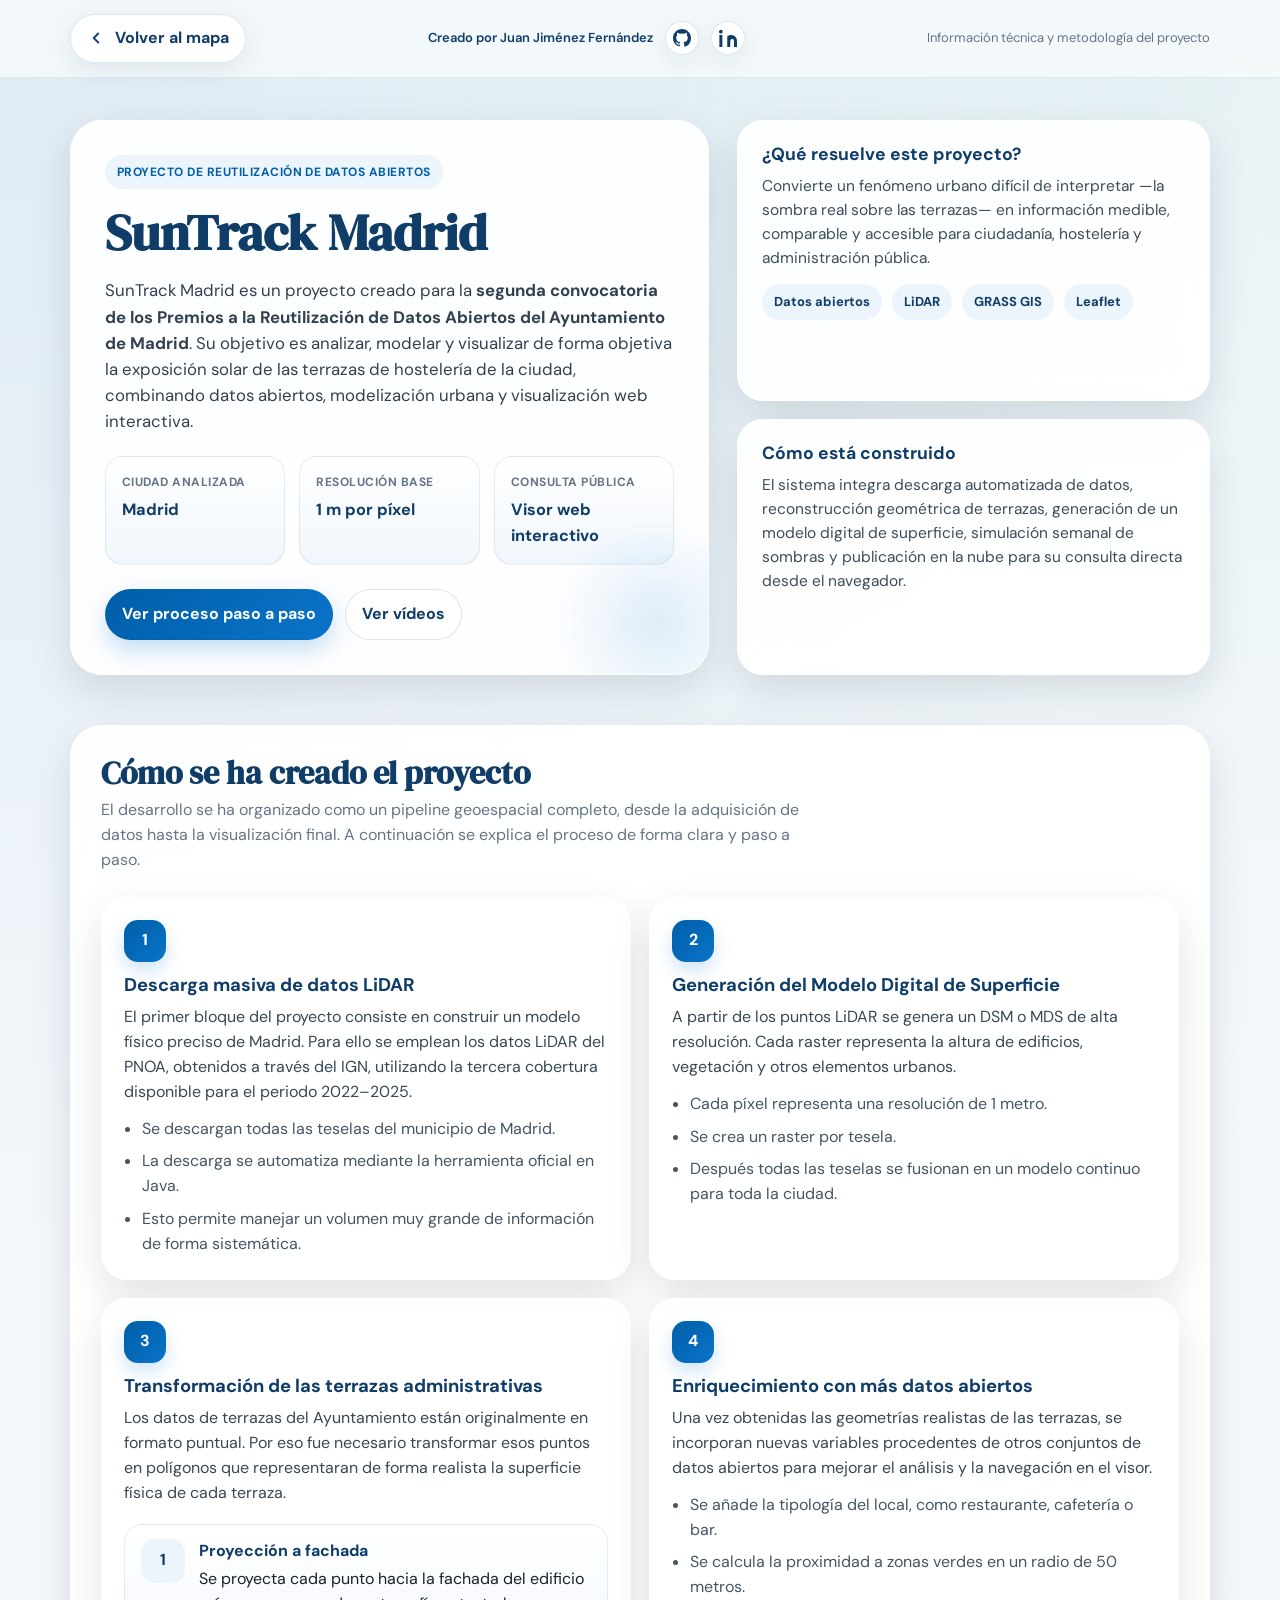
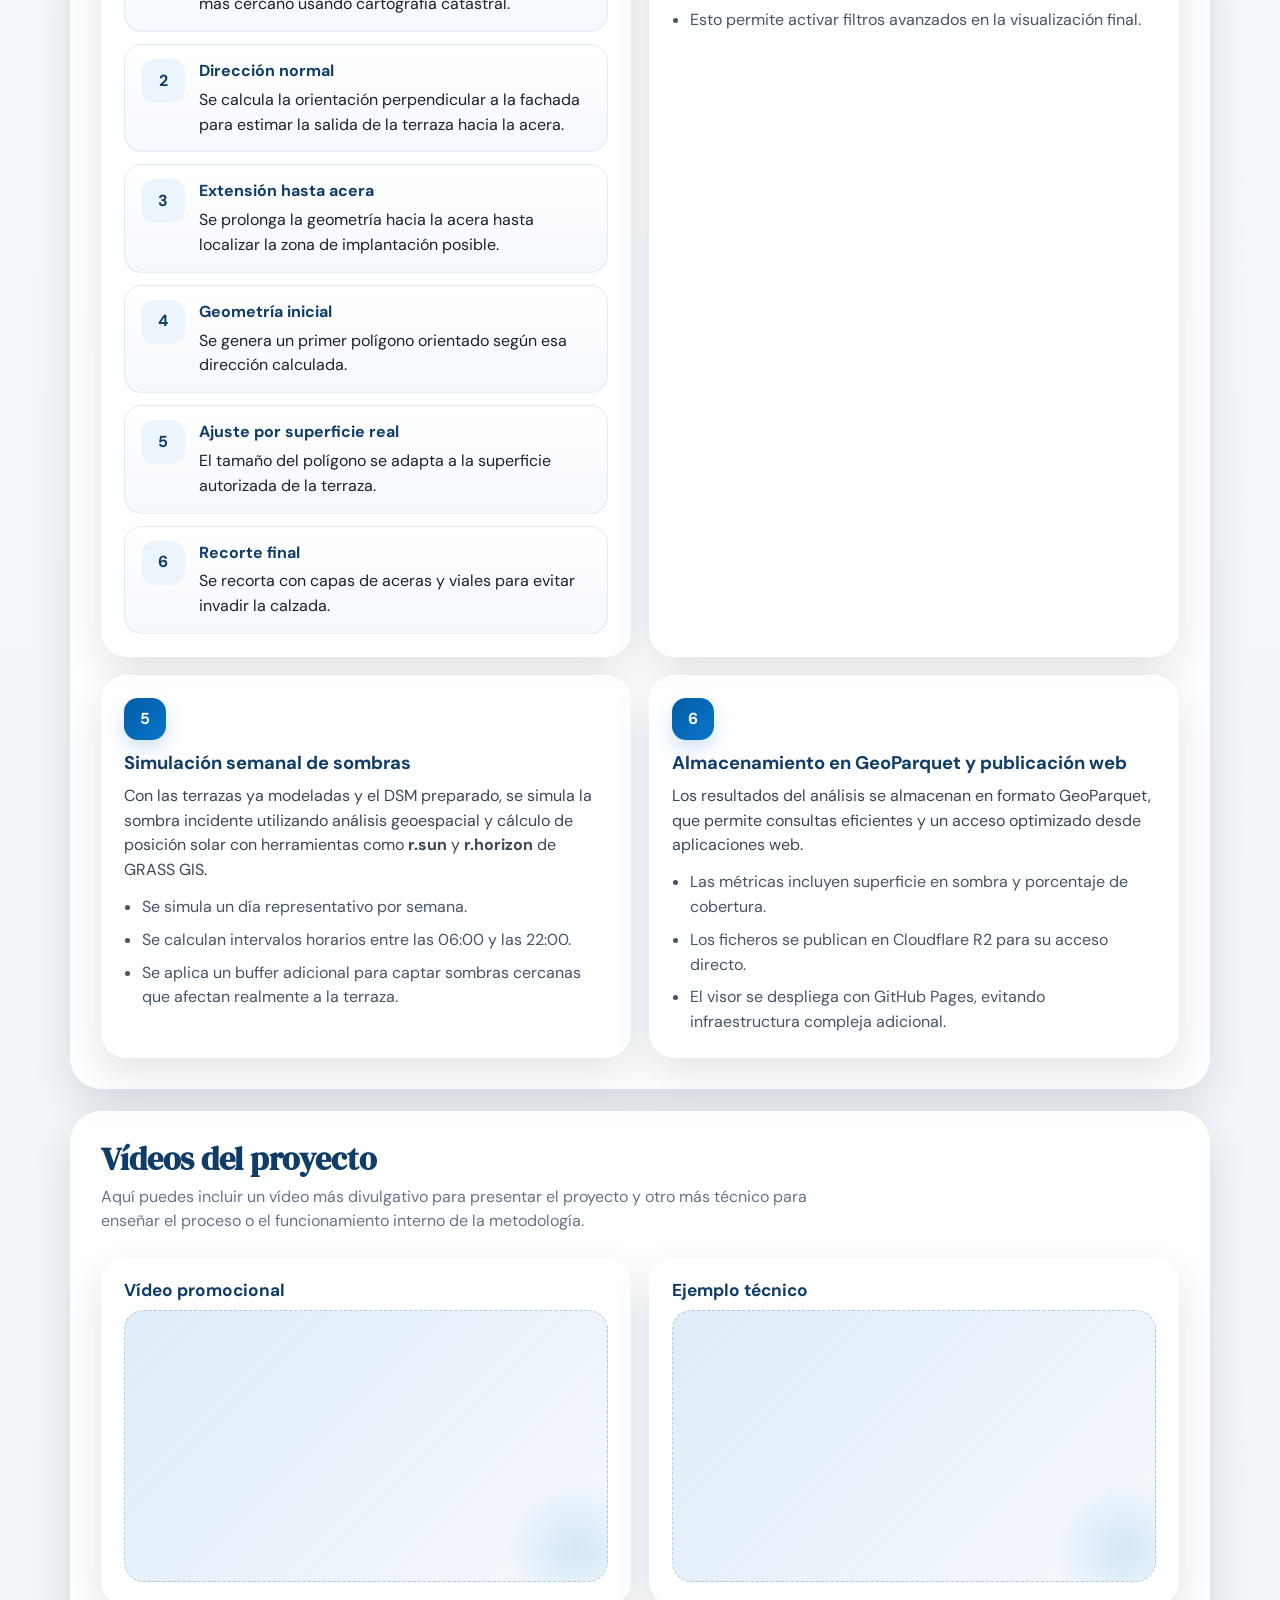
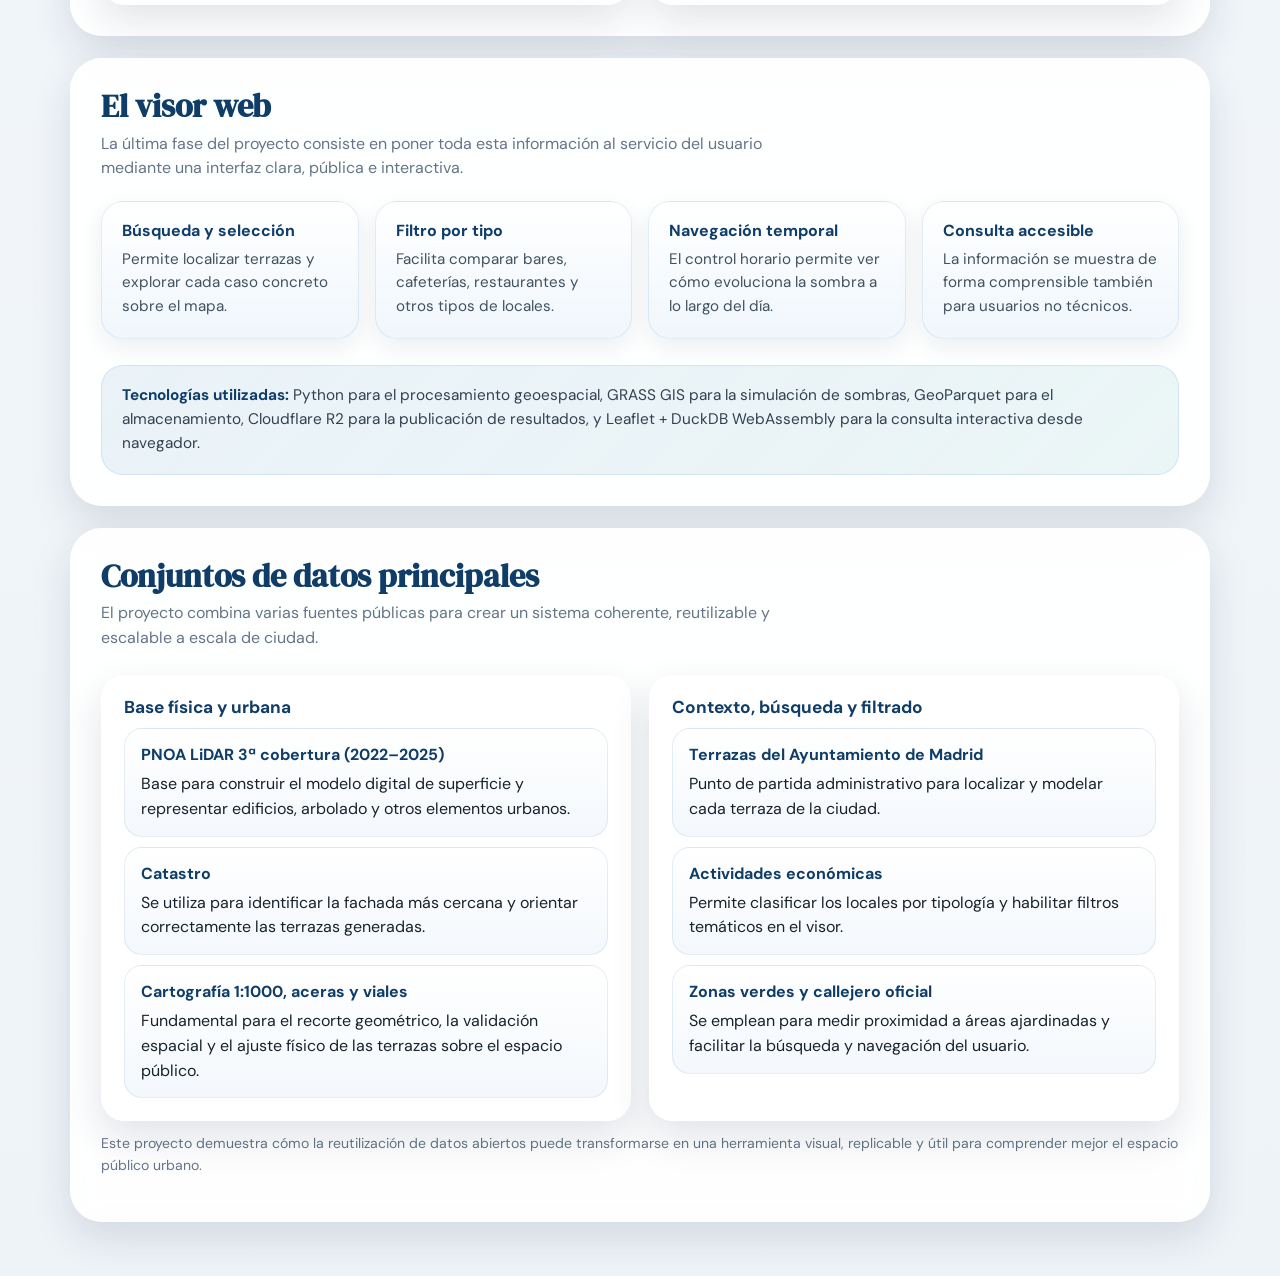
<file: Infoterrazas.html>
<!DOCTYPE html>
<html lang="es">
<head>
  <meta charset="UTF-8" />
  <meta name="viewport" content="width=device-width, initial-scale=1.0" />
  <title>SunTrack Madrid · Información del proyecto</title>
  <link rel="preconnect" href="https://fonts.googleapis.com">
  <link rel="preconnect" href="https://fonts.gstatic.com" crossorigin>
  <link href="https://fonts.googleapis.com/css2?family=DM+Sans:wght@400;500;700&family=DM+Serif+Display:ital@0;1&display=swap" rel="stylesheet">

  <style>
    :root {
      --bg: #eef3f8;
      --panel: rgba(255,255,255,0.92);
      --text: #18222d;
      --muted: #657587;
      --brand: #005ea8;
      --brand-2: #0a74c9;
      --brand-dark: #0f3d68;
      --line: rgba(15,61,104,0.12);
      --shadow-sm: 0 8px 24px rgba(15, 36, 61, 0.08);
      --shadow-md: 0 16px 40px rgba(15, 36, 61, 0.12);
      --radius-sm: 16px;
      --radius-md: 24px;
      --radius-lg: 32px;
      --maxw: 1180px;
      --font-display: 'DM Serif Display', serif;
      --font-body: 'DM Sans', sans-serif;
    }

    * { box-sizing: border-box; }

    html {
      scroll-behavior: smooth;
    }

    body {
      margin: 0;
      font-family: var(--font-body);
      color: var(--text);
      background:
        radial-gradient(circle at top left, rgba(0,94,168,0.10), transparent 28%),
        radial-gradient(circle at top right, rgba(95,176,183,0.10), transparent 25%),
        linear-gradient(180deg, #f7fafc 0%, #eef3f8 100%);
      line-height: 1.55;
    }

    a { color: inherit; text-decoration: none; }

    .topbar {
      position: sticky;
      top: 0;
      z-index: 50;
      backdrop-filter: blur(12px);
      background: rgba(247,250,252,0.8);
      border-bottom: 1px solid rgba(15,61,104,0.08);
    }

    .topbar-inner {
      max-width: var(--maxw);
      margin: 0 auto;
      padding: 14px 20px;
      display: flex;
      align-items: center;
      justify-content: space-between;
      gap: 16px;
    }

    .back-btn {
      display: inline-flex;
      align-items: center;
      gap: 10px;
      padding: 11px 16px;
      border-radius: 999px;
      background: rgba(255,255,255,0.94);
      border: 1px solid rgba(0,94,168,0.14);
      color: var(--brand-dark);
      font-weight: 700;
      box-shadow: var(--shadow-sm);
      transition: transform 0.18s ease, box-shadow 0.18s ease, background 0.18s ease;
    }

    .back-btn:hover {
      transform: translateY(-1px);
      box-shadow: var(--shadow-md);
      background: #ffffff;
    }

    .topbar-note {
      font-size: 13px;
      color: var(--muted);
      text-align: right;
    }

    .hero {
      max-width: var(--maxw);
      margin: 0 auto;
      padding: 42px 20px 28px;
      display: grid;
      grid-template-columns: 1.15fr 0.85fr;
      gap: 28px;
      align-items: stretch;
    }

    .hero-card,
    .side-card,
    .section-card,
    .step-card,
    .data-card,
    .video-card,
    .impact-box {
      background: var(--panel);
      border: 1px solid rgba(255,255,255,0.7);
      box-shadow: var(--shadow-md);
      backdrop-filter: blur(14px);
    }

    .hero-card {
      border-radius: var(--radius-lg);
      padding: 34px;
      position: relative;
      overflow: hidden;
    }

    .hero-card::after {
      content: "";
      position: absolute;
      inset: auto -60px -60px auto;
      width: 220px;
      height: 220px;
      background: radial-gradient(circle, rgba(10,116,201,0.13), transparent 68%);
      pointer-events: none;
    }

    .eyebrow {
      display: inline-flex;
      align-items: center;
      gap: 8px;
      padding: 8px 12px;
      border-radius: 999px;
      background: #edf5fc;
      color: var(--brand);
      font-size: 12px;
      font-weight: 700;
      letter-spacing: 0.04em;
      text-transform: uppercase;
      margin-bottom: 16px;
    }

    h1, h2, h3 {
      margin: 0;
      line-height: 1.08;
    }

    h1 {
      font-family: var(--font-display);
      font-size: clamp(2.2rem, 4vw, 4rem);
      color: var(--brand-dark);
      margin-bottom: 16px;
    }

    .hero-lead {
      font-size: 1.05rem;
      color: #314150;
      max-width: 64ch;
      margin-bottom: 22px;
    }

    .hero-grid {
      display: grid;
      grid-template-columns: repeat(3, minmax(0, 1fr));
      gap: 14px;
      margin-top: 18px;
    }

    .mini-stat {
      background: linear-gradient(180deg, rgba(255,255,255,0.96), rgba(239,246,252,0.92));
      border: 1px solid rgba(0,94,168,0.10);
      border-radius: 18px;
      padding: 16px;
    }

    .mini-stat .label {
      font-size: 12px;
      font-weight: 700;
      letter-spacing: 0.04em;
      text-transform: uppercase;
      color: var(--muted);
      margin-bottom: 6px;
    }

    .mini-stat .value {
      font-size: 1.02rem;
      font-weight: 700;
      color: var(--brand-dark);
    }

    .hero-actions {
      display: flex;
      flex-wrap: wrap;
      gap: 12px;
      margin-top: 24px;
    }

    .pill-link {
      display: inline-flex;
      align-items: center;
      justify-content: center;
      gap: 8px;
      padding: 12px 16px;
      border-radius: 999px;
      font-weight: 700;
      border: 1px solid rgba(0,94,168,0.16);
      transition: transform 0.18s ease, box-shadow 0.18s ease;
    }

    .pill-link.primary {
      background: linear-gradient(135deg, var(--brand), var(--brand-2));
      color: white;
      box-shadow: 0 10px 24px rgba(10,116,201,0.24);
    }

    .pill-link.secondary {
      background: rgba(255,255,255,0.92);
      color: var(--brand-dark);
    }

    .pill-link:hover {
      transform: translateY(-1px);
    }

    .side-stack {
      display: grid;
      gap: 18px;
    }

    .side-card {
      border-radius: 26px;
      padding: 24px;
    }

    .side-card h3 {
      font-size: 1.1rem;
      margin-bottom: 10px;
      color: var(--brand-dark);
    }

    .side-card p {
      margin: 0;
      color: #3b4d5d;
      font-size: 0.97rem;
    }

    .tag-row {
      display: flex;
      flex-wrap: wrap;
      gap: 10px;
      margin-top: 14px;
    }

    .tag {
      padding: 8px 12px;
      border-radius: 999px;
      background: #edf5fc;
      color: var(--brand-dark);
      font-size: 13px;
      font-weight: 700;
    }

    main {
      max-width: var(--maxw);
      margin: 0 auto;
      padding: 0 20px 54px;
    }

    .section {
      margin-top: 22px;
    }

    .section-card {
      border-radius: var(--radius-lg);
      padding: 30px;
    }

    .section-head {
      display: flex;
      align-items: flex-start;
      justify-content: space-between;
      gap: 18px;
      margin-bottom: 18px;
    }

    .section-title {
      font-family: var(--font-display);
      font-size: clamp(1.7rem, 2.5vw, 2.4rem);
      color: var(--brand-dark);
      margin-bottom: 8px;
    }

    .section-subtitle {
      color: var(--muted);
      max-width: 65ch;
      margin: 0;
    }

    .process-grid {
      display: grid;
      grid-template-columns: repeat(2, minmax(0, 1fr));
      gap: 18px;
      margin-top: 24px;
    }

    .step-card {
      border-radius: 26px;
      padding: 22px;
      overflow: hidden;
    }

    .step-number {
      width: 42px;
      height: 42px;
      border-radius: 14px;
      display: inline-flex;
      align-items: center;
      justify-content: center;
      background: linear-gradient(135deg, var(--brand), var(--brand-2));
      color: white;
      font-weight: 700;
      font-size: 1rem;
      margin-bottom: 14px;
      box-shadow: 0 8px 18px rgba(10,116,201,0.20);
    }

    .step-card h3 {
      font-size: 1.15rem;
      color: var(--brand-dark);
      margin-bottom: 10px;
    }

    .step-card p {
      margin: 0 0 12px;
      color: #374856;
    }

    .step-card ul {
      margin: 0;
      padding-left: 18px;
      color: #445564;
    }

    .step-card li + li {
      margin-top: 8px;
    }

    .geometry-flow {
      display: grid;
      gap: 12px;
      margin-top: 18px;
    }

    .flow-item {
      display: grid;
      grid-template-columns: 44px 1fr;
      gap: 14px;
      align-items: start;
      padding: 14px 16px;
      background: linear-gradient(180deg, #ffffff, #f5f9fd);
      border: 1px solid rgba(0,94,168,0.10);
      border-radius: 18px;
    }

    .flow-badge {
      width: 44px;
      height: 44px;
      border-radius: 14px;
      background: #edf5fc;
      color: var(--brand-dark);
      display: flex;
      align-items: center;
      justify-content: center;
      font-weight: 700;
    }

    .flow-item strong {
      display: block;
      color: var(--brand-dark);
      margin-bottom: 4px;
    }

    .video-grid {
      display: grid;
      grid-template-columns: repeat(2, minmax(0, 1fr));
      gap: 18px;
      margin-top: 24px;
    }

    .video-card {
      border-radius: 24px;
      padding: 22px;
    }

    .video-card h3 {
      font-size: 1.08rem;
      color: var(--brand-dark);
      margin-bottom: 10px;
    }

    .video-card p {
      margin: 0 0 14px;
      color: #40515f;
    }

    .video-placeholder {
      position: relative;
      width: 100%;
      aspect-ratio: 16 / 9;
      border-radius: 20px;
      border: 1px dashed rgba(0,94,168,0.26);
      background: linear-gradient(135deg, rgba(219,233,246,0.85), rgba(243,248,252,0.95));
      display: flex;
      align-items: center;
      justify-content: center;
      text-align: center;
      padding: 18px;
      overflow: hidden;
    }

    .video-placeholder::before {
      content: "";
      position: absolute;
      inset: auto -40px -40px auto;
      width: 140px;
      height: 140px;
      background: radial-gradient(circle, rgba(10,116,201,0.12), transparent 70%);
    }

    .video-placeholder-content {
      position: relative;
      z-index: 1;
      max-width: 280px;
    }

    .play-badge {
      width: 58px;
      height: 58px;
      margin: 0 auto 12px;
      border-radius: 50%;
      display: flex;
      align-items: center;
      justify-content: center;
      background: linear-gradient(135deg, var(--brand), var(--brand-2));
      box-shadow: 0 12px 24px rgba(10,116,201,0.22);
    }

    .play-badge svg {
      margin-left: 3px;
    }

    .placeholder-title {
      font-weight: 700;
      color: var(--brand-dark);
      margin-bottom: 6px;
    }

    .placeholder-note {
      font-size: 0.94rem;
      color: var(--muted);
    }

    .impact-grid {
      display: grid;
      grid-template-columns: repeat(4, minmax(0, 1fr));
      gap: 16px;
      margin-top: 20px;
    }

    .impact-box {
      border-radius: 22px;
      padding: 20px;
      background: linear-gradient(180deg, rgba(255,255,255,0.98), rgba(239,246,252,0.94));
      border: 1px solid rgba(0,94,168,0.10);
      box-shadow: var(--shadow-sm);
    }

    .impact-box h3 {
      font-size: 1rem;
      color: var(--brand-dark);
      margin-bottom: 8px;
    }

    .impact-box p {
      margin: 0;
      color: #40515f;
      font-size: 0.95rem;
    }

    .footer-note {
      margin-top: 26px;
      padding: 18px 20px;
      border-radius: 22px;
      background: linear-gradient(135deg, rgba(0,94,168,0.08), rgba(95,176,183,0.12));
      border: 1px solid rgba(0,94,168,0.10);
      color: #314150;
      font-size: 0.96rem;
    }

    .footer-note strong {
      color: var(--brand-dark);
    }

    .datasets-grid {
      display: grid;
      grid-template-columns: repeat(2, minmax(0, 1fr));
      gap: 18px;
      margin-top: 24px;
    }

    .data-card {
      border-radius: 24px;
      padding: 22px;
    }

    .data-card h3 {
      font-size: 1.08rem;
      color: var(--brand-dark);
      margin-bottom: 12px;
    }

    .dataset-list {
      display: grid;
      gap: 10px;
    }

    .dataset-item {
      padding: 14px 16px;
      border-radius: 18px;
      background: linear-gradient(180deg, #ffffff, #f4f8fc);
      border: 1px solid rgba(0,94,168,0.10);
    }

    .dataset-item strong {
      display: block;
      color: var(--brand-dark);
      margin-bottom: 4px;
    }

    .small-note {
      margin-top: 12px;
      font-size: 0.88rem;
      color: var(--muted);
    }

    @media (max-width: 1100px) {
      .hero {
        grid-template-columns: 1fr;
      }

      .impact-grid {
        grid-template-columns: repeat(2, minmax(0, 1fr));
      }
    }

    @media (max-width: 760px) {
      .topbar-inner {
        padding: 12px 14px;
        align-items: flex-start;
        flex-direction: column;
      }

      .topbar-note {
        text-align: left;
        font-size: 12px;
      }

      .hero {
        padding: 22px 14px 14px;
        gap: 16px;
      }

      main {
        padding: 0 14px 36px;
      }

      .hero-card,
      .side-card,
      .section-card,
      .step-card,
      .data-card,
      .video-card,
      .impact-box {
        border-radius: 22px;
        padding: 18px;
      }

      .hero-grid,
      .process-grid,
      .video-grid,
      .impact-grid,
      .datasets-grid {
        grid-template-columns: 1fr;
      }

      .section-head {
        flex-direction: column;
      }

      .flow-item {
        grid-template-columns: 40px 1fr;
        gap: 12px;
      }

      .flow-badge {
        width: 40px;
        height: 40px;
      }

      .hero-lead {
        font-size: 0.98rem;
      }
    }
	.creator-links {
	  display: flex;
	  align-items: center;
	  gap: 12px;
	  color: var(--brand-dark);
	  font-size: 13px;
	  font-weight: 600;
	}
	
	.creator-text {
	  white-space: nowrap;
	}
	
	.creator-links a {
	  width: 34px;
	  height: 34px;
	  border-radius: 50%;
	  display: flex;
	  align-items: center;
	  justify-content: center;
	  background: rgba(255,255,255,0.94);
	  border: 1px solid rgba(0,94,168,0.14);
	  box-shadow: var(--shadow-sm);
	  transition: transform 0.18s ease, background 0.18s ease;
	  color: var(--brand-dark);
	}
	
	.creator-links a:hover {
	  transform: translateY(-1px);
	  background: white;
	}
	
	.creator-links svg {
	  width: 18px;
	  height: 18px;
	}
	
	@media (max-width: 760px) {
	  .creator-links {
	    flex-wrap: wrap;
	    gap: 8px;
	  }
	
	  .creator-text {
	    width: 100%;
	  }
	}
  </style>
</head>
<body>

  <header class="topbar">
    <div class="topbar-inner" style="display:flex; justify-content:space-between; align-items:center; gap:18px; flex-wrap:wrap;">
		
      <a href="./index.html" class="back-btn" aria-label="Volver al visor principal">
        <svg width="18" height="18" viewBox="0 0 24 24" fill="none" stroke="currentColor" stroke-width="2.4" stroke-linecap="round" stroke-linejoin="round" aria-hidden="true">
          <path d="M15 18l-6-6 6-6"></path>
        </svg>
        Volver al mapa
      </a>
		<div class="creator-links">
		  <span class="creator-text">Creado por Juan Jiménez Fernández</span>
		
		  <a href="https://github.com/yokuta/sunTrackMadrid" target="_blank" aria-label="GitHub SunTrack Madrid">
		    <svg viewBox="0 0 24 24" fill="currentColor" aria-hidden="true">
		      <path d="M12 0C5.37 0 0 5.37 0 12a12 12 0 008.2 11.38c.6.12.82-.26.82-.58v-2.03c-3.34.72-4.04-1.42-4.04-1.42-.54-1.38-1.33-1.74-1.33-1.74-1.08-.74.08-.72.08-.72 1.2.08 1.82 1.22 1.82 1.22 1.06 1.82 2.8 1.3 3.48 1 .1-.78.42-1.3.76-1.6-2.66-.3-5.46-1.34-5.46-5.94 0-1.32.46-2.4 1.22-3.24-.12-.3-.52-1.52.12-3.18 0 0 1-.32 3.3 1.24a11.4 11.4 0 016 0c2.3-1.56 3.3-1.24 3.3-1.24.64 1.66.24 2.88.12 3.18.76.84 1.22 1.92 1.22 3.24 0 4.62-2.8 5.64-5.48 5.94.44.38.82 1.1.82 2.24v3.32c0 .32.22.7.82.58A12 12 0 0024 12c0-6.63-5.37-12-12-12z"/>
		    </svg>
		  </a>
		
		  <a href="https://www.linkedin.com/in/juan-jimenez-fernandez-b16b99119/" target="_blank" aria-label="LinkedIn Juan Jiménez Fernández">
		    <svg viewBox="0 0 24 24" fill="currentColor" aria-hidden="true">
		      <path d="M4.98 3.5C4.98 4.88 3.86 6 2.48 6S0 4.88 0 3.5 1.12 1 2.48 1s2.5 1.12 2.5 2.5zM.5 8h4V24h-4V8zm7 0h3.83v2.16h.05c.53-1 1.82-2.16 3.75-2.16C19.5 8 24 10.1 24 16.26V24h-4v-6.92c0-1.66-.03-3.8-2.32-3.8-2.32 0-2.68 1.82-2.68 3.68V24h-4V8z"/>
		    </svg>
		  </a>
		</div>
      <div class="topbar-note">Información técnica y metodología del proyecto</div>
    </div>
  </header>

  <section class="hero">
    <article class="hero-card">
      <div class="eyebrow">Proyecto de reutilización de datos abiertos</div>
      <h1>SunTrack Madrid</h1>
      <p class="hero-lead">
        SunTrack Madrid es un proyecto creado para la <strong>segunda convocatoria de los Premios a la Reutilización de Datos Abiertos del Ayuntamiento de Madrid</strong>. Su objetivo es analizar, modelar y visualizar de forma objetiva la exposición solar de las terrazas de hostelería de la ciudad, combinando datos abiertos, modelización urbana y visualización web interactiva.
      </p>

      <div class="hero-grid">
        <div class="mini-stat">
          <div class="label">Ciudad analizada</div>
          <div class="value">Madrid</div>
        </div>
        <div class="mini-stat">
          <div class="label">Resolución base</div>
          <div class="value">1 m por píxel</div>
        </div>
        <div class="mini-stat">
          <div class="label">Consulta pública</div>
          <div class="value">Visor web interactivo</div>
        </div>
      </div>

      <div class="hero-actions">
        <a class="pill-link primary" href="#proceso">Ver proceso paso a paso</a>
        <a class="pill-link secondary" href="#videos">Ver vídeos</a>
      </div>
    </article>

    <div class="side-stack">
      <aside class="side-card">
        <h3>¿Qué resuelve este proyecto?</h3>
        <p>
          Convierte un fenómeno urbano difícil de interpretar —la sombra real sobre las terrazas— en información medible, comparable y accesible para ciudadanía, hostelería y administración pública.
        </p>
        <div class="tag-row">
          <span class="tag">Datos abiertos</span>
          <span class="tag">LiDAR</span>
          <span class="tag">GRASS GIS</span>
          <span class="tag">Leaflet</span>
        </div>
      </aside>

      <aside class="side-card">
        <h3>Cómo está construido</h3>
        <p>
          El sistema integra descarga automatizada de datos, reconstrucción geométrica de terrazas, generación de un modelo digital de superficie, simulación semanal de sombras y publicación en la nube para su consulta directa desde el navegador.
        </p>
      </aside>
    </div>
  </section>

  <main>
    <section class="section" id="proceso">
      <div class="section-card">
        <div class="section-head">
          <div>
            <h2 class="section-title">Cómo se ha creado el proyecto</h2>
            <p class="section-subtitle">
              El desarrollo se ha organizado como un pipeline geoespacial completo, desde la adquisición de datos hasta la visualización final. A continuación se explica el proceso de forma clara y paso a paso.
            </p>
          </div>
        </div>

        <div class="process-grid">
          <article class="step-card">
            <div class="step-number">1</div>
            <h3>Descarga masiva de datos LiDAR</h3>
            <p>
              El primer bloque del proyecto consiste en construir un modelo físico preciso de Madrid. Para ello se emplean los datos LiDAR del PNOA, obtenidos a través del IGN, utilizando la tercera cobertura disponible para el periodo 2022–2025.
            </p>
            <ul>
              <li>Se descargan todas las teselas del municipio de Madrid.</li>
              <li>La descarga se automatiza mediante la herramienta oficial en Java.</li>
              <li>Esto permite manejar un volumen muy grande de información de forma sistemática.</li>
            </ul>
          </article>

          <article class="step-card">
            <div class="step-number">2</div>
            <h3>Generación del Modelo Digital de Superficie</h3>
            <p>
              A partir de los puntos LiDAR se genera un DSM o MDS de alta resolución. Cada raster representa la altura de edificios, vegetación y otros elementos urbanos.
            </p>
            <ul>
              <li>Cada píxel representa una resolución de 1 metro.</li>
              <li>Se crea un raster por tesela.</li>
              <li>Después todas las teselas se fusionan en un modelo continuo para toda la ciudad.</li>
            </ul>
          </article>

          <article class="step-card">
            <div class="step-number">3</div>
            <h3>Transformación de las terrazas administrativas</h3>
            <p>
              Los datos de terrazas del Ayuntamiento están originalmente en formato puntual. Por eso fue necesario transformar esos puntos en polígonos que representaran de forma realista la superficie física de cada terraza.
            </p>

            <div class="geometry-flow">
              <div class="flow-item">
                <div class="flow-badge">1</div>
                <div><strong>Proyección a fachada</strong> Se proyecta cada punto hacia la fachada del edificio más cercano usando cartografía catastral.</div>
              </div>

              <div class="flow-item">
                <div class="flow-badge">2</div>
                <div><strong>Dirección normal</strong> Se calcula la orientación perpendicular a la fachada para estimar la salida de la terraza hacia la acera.</div>
              </div>

              <div class="flow-item">
                <div class="flow-badge">3</div>
                <div><strong>Extensión hasta acera</strong> Se prolonga la geometría hacia la acera hasta localizar la zona de implantación posible.</div>
              </div>

              <div class="flow-item">
                <div class="flow-badge">4</div>
                <div><strong>Geometría inicial</strong> Se genera un primer polígono orientado según esa dirección calculada.</div>
              </div>

              <div class="flow-item">
                <div class="flow-badge">5</div>
                <div><strong>Ajuste por superficie real</strong> El tamaño del polígono se adapta a la superficie autorizada de la terraza.</div>
              </div>

              <div class="flow-item">
                <div class="flow-badge">6</div>
                <div><strong>Recorte final</strong> Se recorta con capas de aceras y viales para evitar invadir la calzada.</div>
              </div>
            </div>
          </article>

          <article class="step-card">
            <div class="step-number">4</div>
            <h3>Enriquecimiento con más datos abiertos</h3>
            <p>
              Una vez obtenidas las geometrías realistas de las terrazas, se incorporan nuevas variables procedentes de otros conjuntos de datos abiertos para mejorar el análisis y la navegación en el visor.
            </p>
            <ul>
              <li>Se añade la tipología del local, como restaurante, cafetería o bar.</li>
              <li>Se calcula la proximidad a zonas verdes en un radio de 50 metros.</li>
              <li>Esto permite activar filtros avanzados en la visualización final.</li>
            </ul>
          </article>

          <article class="step-card">
            <div class="step-number">5</div>
            <h3>Simulación semanal de sombras</h3>
            <p>
              Con las terrazas ya modeladas y el DSM preparado, se simula la sombra incidente utilizando análisis geoespacial y cálculo de posición solar con herramientas como <strong>r.sun</strong> y <strong>r.horizon</strong> de GRASS GIS.
            </p>
            <ul>
              <li>Se simula un día representativo por semana.</li>
              <li>Se calculan intervalos horarios entre las 06:00 y las 22:00.</li>
              <li>Se aplica un buffer adicional para captar sombras cercanas que afectan realmente a la terraza.</li>
            </ul>
          </article>

          <article class="step-card">
            <div class="step-number">6</div>
            <h3>Almacenamiento en GeoParquet y publicación web</h3>
            <p>
              Los resultados del análisis se almacenan en formato GeoParquet, que permite consultas eficientes y un acceso optimizado desde aplicaciones web.
            </p>
            <ul>
              <li>Las métricas incluyen superficie en sombra y porcentaje de cobertura.</li>
              <li>Los ficheros se publican en Cloudflare R2 para su acceso directo.</li>
              <li>El visor se despliega con GitHub Pages, evitando infraestructura compleja adicional.</li>
            </ul>
          </article>
        </div>
      </div>
    </section>

    <section class="section" id="videos">
      <div class="section-card">
        <div class="section-head">
          <div>
            <h2 class="section-title">Vídeos del proyecto</h2>
            <p class="section-subtitle">
              Aquí puedes incluir un vídeo más divulgativo para presentar el proyecto y otro más técnico para enseñar el proceso o el funcionamiento interno de la metodología.
            </p>
          </div>
        </div>

        <div class="video-grid">
          <article class="video-card">
            <h3>Vídeo promocional</h3>
            <div class="video-placeholder">
			  <iframe 
				width="100%" 
				height="100%" 
				src="https://www.youtube.com/embed/XdUgupjFaqo" 
				title="Video promocional SunTrack Madrid"
				frameborder="0"
				allow="accelerometer; autoplay; clipboard-write; encrypted-media; gyroscope; picture-in-picture"
				allowfullscreen
				style="border-radius: 20px;">
			  </iframe>
			</div>
          </article>

          <article class="video-card">
            <h3>Ejemplo técnico</h3>
            <div class="video-placeholder">
			  <iframe 
				width="100%" 
				height="100%" 
				src="https://www.youtube.com/embed/p7rLJ-MSCoM" 
				title="Video técnico SunTrack Madrid"
				frameborder="0"
				allow="accelerometer; autoplay; clipboard-write; encrypted-media; gyroscope; picture-in-picture"
				allowfullscreen
				style="border-radius: 20px;">
			  </iframe>
			</div>
          </article>
        </div>
      </div>
    </section>

    <section class="section">
      <div class="section-card">
        <div class="section-head">
          <div>
            <h2 class="section-title">El visor web</h2>
            <p class="section-subtitle">
              La última fase del proyecto consiste en poner toda esta información al servicio del usuario mediante una interfaz clara, pública e interactiva.
            </p>
          </div>
        </div>

        <div class="impact-grid">
          <div class="impact-box">
            <h3>Búsqueda y selección</h3>
            <p>Permite localizar terrazas y explorar cada caso concreto sobre el mapa.</p>
          </div>

          <div class="impact-box">
            <h3>Filtro por tipo</h3>
            <p>Facilita comparar bares, cafeterías, restaurantes y otros tipos de locales.</p>
          </div>

          <div class="impact-box">
            <h3>Navegación temporal</h3>
            <p>El control horario permite ver cómo evoluciona la sombra a lo largo del día.</p>
          </div>

          <div class="impact-box">
            <h3>Consulta accesible</h3>
            <p>La información se muestra de forma comprensible también para usuarios no técnicos.</p>
          </div>
        </div>

        <div class="footer-note">
          <strong>Tecnologías utilizadas:</strong> Python para el procesamiento geoespacial, GRASS GIS para la simulación de sombras, GeoParquet para el almacenamiento, Cloudflare R2 para la publicación de resultados, y Leaflet + DuckDB WebAssembly para la consulta interactiva desde navegador.
        </div>
      </div>
    </section>

    <section class="section" id="datos">
      <div class="section-card">
        <div class="section-head">
          <div>
            <h2 class="section-title">Conjuntos de datos principales</h2>
            <p class="section-subtitle">
              El proyecto combina varias fuentes públicas para crear un sistema coherente, reutilizable y escalable a escala de ciudad.
            </p>
          </div>
        </div>

        <div class="datasets-grid">
          <div class="data-card">
            <h3>Base física y urbana</h3>
            <div class="dataset-list">
              <div class="dataset-item">
                <strong>PNOA LiDAR 3ª cobertura (2022–2025)</strong>
                Base para construir el modelo digital de superficie y representar edificios, arbolado y otros elementos urbanos.
              </div>

              <div class="dataset-item">
                <strong>Catastro</strong>
                Se utiliza para identificar la fachada más cercana y orientar correctamente las terrazas generadas.
              </div>

              <div class="dataset-item">
                <strong>Cartografía 1:1000, aceras y viales</strong>
                Fundamental para el recorte geométrico, la validación espacial y el ajuste físico de las terrazas sobre el espacio público.
              </div>
            </div>
          </div>

          <div class="data-card">
            <h3>Contexto, búsqueda y filtrado</h3>
            <div class="dataset-list">
              <div class="dataset-item">
                <strong>Terrazas del Ayuntamiento de Madrid</strong>
                Punto de partida administrativo para localizar y modelar cada terraza de la ciudad.
              </div>

              <div class="dataset-item">
                <strong>Actividades económicas</strong>
                Permite clasificar los locales por tipología y habilitar filtros temáticos en el visor.
              </div>

              <div class="dataset-item">
                <strong>Zonas verdes y callejero oficial</strong>
                Se emplean para medir proximidad a áreas ajardinadas y facilitar la búsqueda y navegación del usuario.
              </div>
            </div>
          </div>
        </div>

        <p class="small-note">
          Este proyecto demuestra cómo la reutilización de datos abiertos puede transformarse en una herramienta visual, replicable y útil para comprender mejor el espacio público urbano.
        </p>
      </div>
    </section>
  </main>

</body>
</html>
</file>
